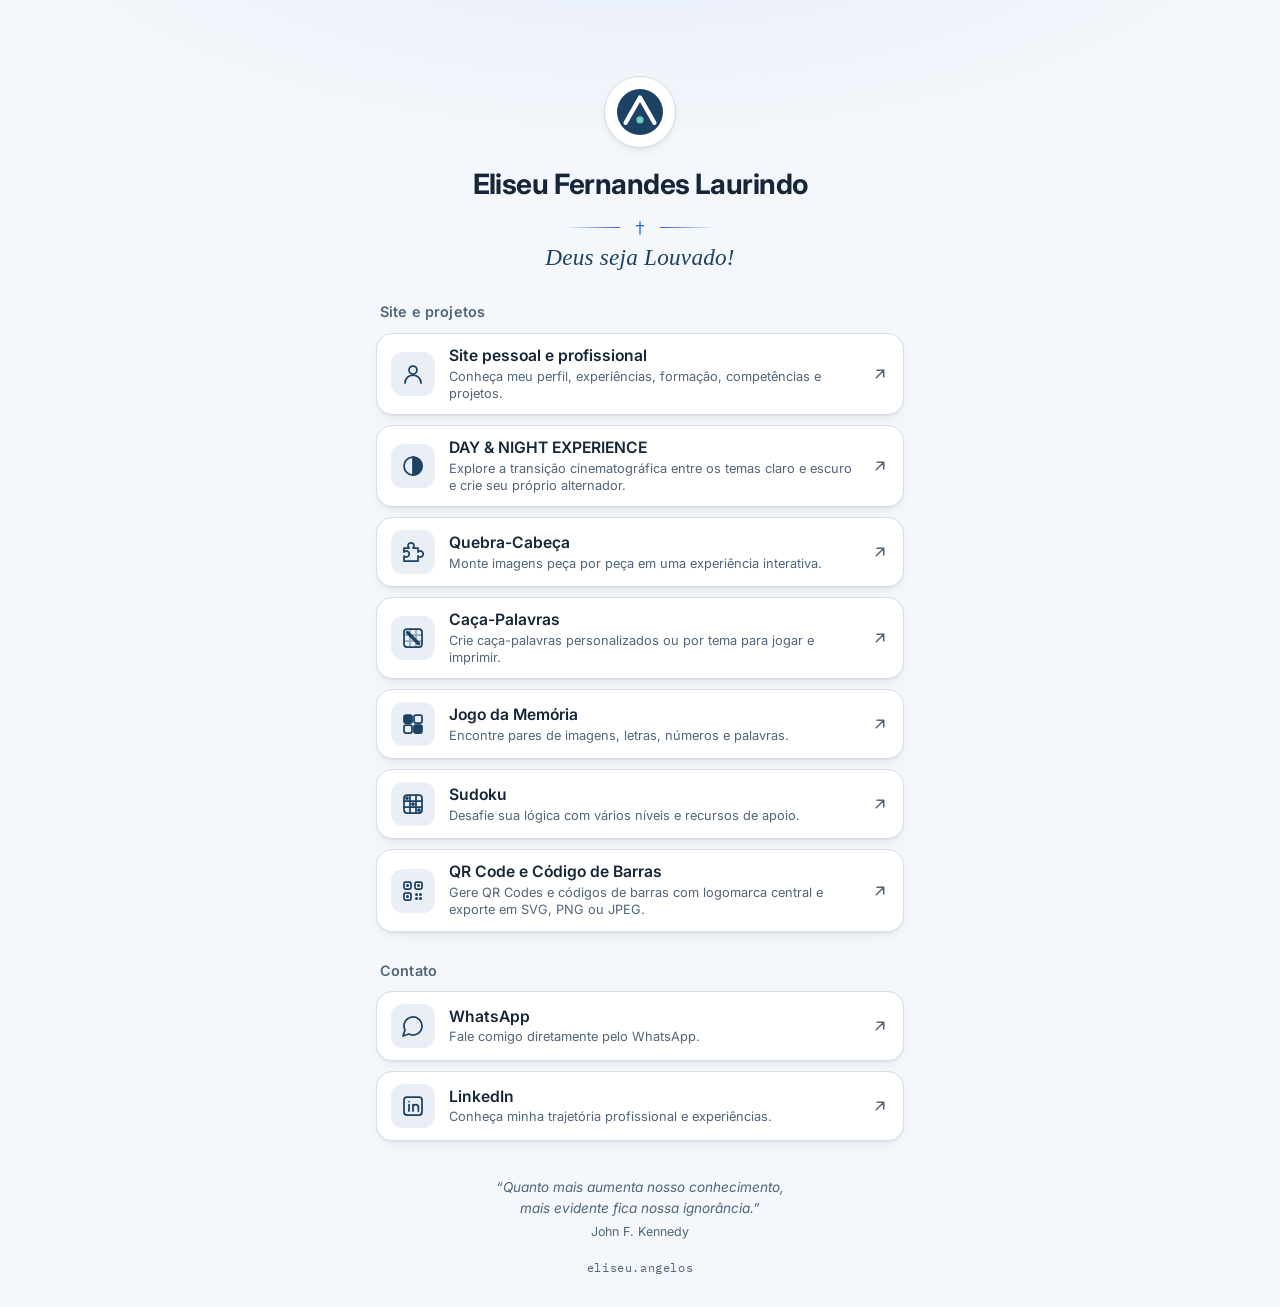
<file: links.html>
<!DOCTYPE html>
<html lang="pt-BR">
<head>
<meta charset="utf-8">
<meta name="viewport" content="width=device-width, initial-scale=1, viewport-fit=cover">
<title>Eliseu Fernandes Laurindo | Links e Projetos</title>
<meta name="description" content="Acesse os projetos digitais, ferramentas, site pessoal e canais de contato de Eliseu Fernandes Laurindo.">
<link rel="canonical" href="https://eliseuangelos.github.io/links">
<meta name="color-scheme" content="light dark">
<meta name="theme-color" content="#F4F7FB">
<meta property="og:type" content="website">
<meta property="og:locale" content="pt_BR">
<meta property="og:site_name" content="eliseu.angelos">
<meta property="og:title" content="Eliseu Fernandes Laurindo | Links e Projetos">
<meta property="og:description" content="Projetos digitais, ferramentas, site pessoal e canais de contato.">
<meta property="og:url" content="https://eliseuangelos.github.io/links">
<meta property="og:image" content="https://eliseuangelos.github.io/assets/icons/apple-touch-icon.png">
<meta property="og:image:alt" content="Símbolo da marca Eliseu Angelos">
<meta name="twitter:card" content="summary">
<meta name="twitter:title" content="Eliseu Fernandes Laurindo | Links e Projetos">
<meta name="twitter:description" content="Projetos digitais, ferramentas, site pessoal e canais de contato.">
<meta name="twitter:image" content="https://eliseuangelos.github.io/assets/icons/apple-touch-icon.png">
<link rel="icon" href="https://eliseuangelos.github.io/assets/icons/favicon.svg" type="image/svg+xml">
<link rel="apple-touch-icon" href="https://eliseuangelos.github.io/assets/icons/apple-touch-icon.png">
<script src="links/js/theme-init.js"></script>
<link rel="preconnect" href="https://fonts.googleapis.com">
<link rel="preconnect" href="https://fonts.gstatic.com" crossorigin>
<link rel="stylesheet" href="https://fonts.googleapis.com/css2?family=IBM+Plex+Mono:wght@400&family=Inter:wght@400;500;600;700&display=swap">
<link rel="stylesheet" href="https://eliseuangelos.github.io/day-night-experience/component/day-night.css">
<link rel="stylesheet" href="links/css/links.css">
</head>
<body>
<svg width="0" height="0" style="position:absolute" aria-hidden="true"><symbol id="go" viewBox="0 0 24 24"><path d="M7 17 17 7M8 7h9v9"/></symbol></svg>

<div class="wrap">
  <header class="hero">
    <img class="brand" src="https://eliseuangelos.github.io/assets/icons/brand-symbol.svg" alt="Símbolo da marca Eliseu Angelos" width="72" height="72">
    <h1>Eliseu Fernandes Laurindo</h1>
    <p class="blessing">
      <span class="orn" aria-hidden="true"><i></i><svg viewBox="0 0 24 24"><path d="M12 3v18M6.5 8.5h11"/></svg><i></i></span>
      <em>Deus seja Louvado!</em>
    </p>
  </header>

  <main>
    <section aria-labelledby="t-proj">
      <h2 id="t-proj">Site e projetos</h2>
      <ul class="list">
        <li><a class="card" href="https://eliseuangelos.github.io/" target="_blank" rel="noopener noreferrer">
          <span class="ico"><svg viewBox="0 0 24 24" aria-hidden="true"><circle cx="12" cy="8" r="4"/><path d="M4 21a8 8 0 0 1 16 0"/></svg></span>
          <span class="txt"><b>Site pessoal e profissional</b><small>Conheça meu perfil, experiências, formação, competências e projetos.</small></span>
          <svg class="go" aria-hidden="true"><use href="#go"/></svg><span class="sr">(abre em nova aba)</span></a></li>
        <li><a class="card" href="https://eliseuangelos.github.io/day-night-experience/" target="_blank" rel="noopener noreferrer">
          <span class="ico"><svg viewBox="0 0 24 24" aria-hidden="true"><circle cx="12" cy="12" r="9"/><path d="M12 3a9 9 0 0 1 0 18z" fill="currentColor"/></svg></span>
          <span class="txt"><b>DAY &amp; NIGHT EXPERIENCE</b><small>Explore a transição cinematográfica entre os temas claro e escuro e crie seu próprio alternador.</small></span>
          <svg class="go" aria-hidden="true"><use href="#go"/></svg><span class="sr">(abre em nova aba)</span></a></li>
        <li><a class="card" href="https://eliseuangelos.github.io/quebra-cabeca/" target="_blank" rel="noopener noreferrer">
          <span class="ico"><svg viewBox="0 0 24 24" aria-hidden="true"><path d="M3 8h5a3 3 0 1 1 4 0h5v4a3 3 0 1 1 0 4v5H3v-5a3 3 0 1 0 0-4z"/></svg></span>
          <span class="txt"><b>Quebra-Cabeça</b><small>Monte imagens peça por peça em uma experiência interativa.</small></span>
          <svg class="go" aria-hidden="true"><use href="#go"/></svg><span class="sr">(abre em nova aba)</span></a></li>
        <li><a class="card" href="https://eliseuangelos.github.io/caca-palavras/" target="_blank" rel="noopener noreferrer">
          <span class="ico"><svg viewBox="0 0 24 24" aria-hidden="true"><rect x="3" y="3" width="18" height="18" rx="3"/><path d="M9 3v18M15 3v18M3 9h18M3 15h18" opacity=".4"/><path d="M6.5 6.5l11 11" stroke-width="3.4"/></svg></span>
          <span class="txt"><b>Caça-Palavras</b><small>Crie caça-palavras personalizados ou por tema para jogar e imprimir.</small></span>
          <svg class="go" aria-hidden="true"><use href="#go"/></svg><span class="sr">(abre em nova aba)</span></a></li>
        <li><a class="card" href="https://eliseuangelos.github.io/jogo-da-memoria/" target="_blank" rel="noopener noreferrer">
          <span class="ico"><svg viewBox="0 0 24 24" aria-hidden="true"><rect x="3" y="3" width="8" height="8" rx="2" fill="currentColor"/><rect x="13" y="3" width="8" height="8" rx="2"/><rect x="3" y="13" width="8" height="8" rx="2"/><rect x="13" y="13" width="8" height="8" rx="2" fill="currentColor"/></svg></span>
          <span class="txt"><b>Jogo da Memória</b><small>Encontre pares de imagens, letras, números e palavras.</small></span>
          <svg class="go" aria-hidden="true"><use href="#go"/></svg><span class="sr">(abre em nova aba)</span></a></li>
        <li><a class="card" href="https://eliseuangelos.github.io/sudoku/" target="_blank" rel="noopener noreferrer">
          <span class="ico"><svg viewBox="0 0 24 24" aria-hidden="true"><rect x="3" y="3" width="18" height="18" rx="3"/><path d="M9 3v18M15 3v18M3 9h18M3 15h18"/><circle cx="6" cy="6" r="1" fill="currentColor"/><circle cx="12" cy="12" r="1" fill="currentColor"/><circle cx="18" cy="18" r="1" fill="currentColor"/></svg></span>
          <span class="txt"><b>Sudoku</b><small>Desafie sua lógica com vários níveis e recursos de apoio.</small></span>
          <svg class="go" aria-hidden="true"><use href="#go"/></svg><span class="sr">(abre em nova aba)</span></a></li>
        <li><a class="card" href="https://eliseuangelos.github.io/qr-barcode/" target="_blank" rel="noopener noreferrer">
          <span class="ico"><svg viewBox="0 0 24 24" aria-hidden="true"><rect x="3" y="3" width="7" height="7" rx="1.5"/><rect x="14" y="3" width="7" height="7" rx="1.5"/><rect x="3" y="14" width="7" height="7" rx="1.5"/><path d="M6.5 6.5h.01M17.5 6.5h.01M6.5 17.5h.01M15.5 15.5h.01M19.5 15.5h.01M15.5 19.5h.01M19.5 19.5h.01" stroke-width="3"/></svg></span>
          <span class="txt"><b>QR Code e Código de Barras</b><small>Gere QR Codes e códigos de barras com logomarca central e exporte em SVG, PNG ou JPEG.</small></span>
          <svg class="go" aria-hidden="true"><use href="#go"/></svg><span class="sr">(abre em nova aba)</span></a></li>
      </ul>
    </section>

    <section aria-labelledby="t-cont">
      <h2 id="t-cont">Contato</h2>
      <ul class="list">
        <li><a class="card" href="https://wa.me/5547984951813?text=Ol%C3%A1%2C%20Eliseu%21%20Aqui%20%C3%A9%20" target="_blank" rel="noopener noreferrer">
          <span class="ico"><svg viewBox="0 0 24 24" aria-hidden="true"><path d="M7.9 20A9 9 0 1 0 4 16.1L2 22z"/></svg></span>
          <span class="txt"><b>WhatsApp</b><small>Fale comigo diretamente pelo WhatsApp.</small></span>
          <svg class="go" aria-hidden="true"><use href="#go"/></svg><span class="sr">(abre em nova aba)</span></a></li>
        <li><a class="card" href="https://linkedin.com/in/eliseu-fernandes-laurindo" target="_blank" rel="noopener noreferrer">
          <span class="ico"><svg viewBox="0 0 24 24" aria-hidden="true"><rect x="3" y="3" width="18" height="18" rx="3"/><path d="M8 10.5V17M8 7.5h.01M12 17v-6.5M12 13.2a2.7 2.7 0 0 1 5.4 0V17"/></svg></span>
          <span class="txt"><b>LinkedIn</b><small>Conheça minha trajetória profissional e experiências.</small></span>
          <svg class="go" aria-hidden="true"><use href="#go"/></svg><span class="sr">(abre em nova aba)</span></a></li>
      </ul>
    </section>
  </main>

  <footer>
    <figure class="quote">
      <blockquote><p>“Quanto mais aumenta nosso conhecimento, mais evidente fica nossa ignorância.”</p></blockquote>
      <figcaption>John F. Kennedy</figcaption>
    </figure>
    <p class="sig">eliseu.angelos</p>
  </footer>
</div>

<script src="https://eliseuangelos.github.io/day-night-experience/component/day-night.js" defer></script>
<script src="links/js/links.js" defer></script>
</body>
</html>
</file>
<file: links/css/links.css>
/* Executive Digital · página de links · temas via data-theme (controlado pelo DAY & NIGHT) */
:root,
:root[data-theme="light"] {
  --bg: #F4F7FB; --surface: #FFFFFF; --surface-2: #E9EFF5;
  --text: #162638; --text-2: #526579; --border: #D5DEE8;
  --primary: #1D4263; --accent: #2563EB; --on-accent: #FFFFFF;
  --glow: rgba(37, 99, 235, .09);
  --shadow: 0 1px 2px rgba(22, 38, 56, .06), 0 6px 16px -8px rgba(22, 38, 56, .14);
  --shadow-h: 0 2px 4px rgba(22, 38, 56, .08), 0 12px 24px -10px rgba(37, 99, 235, .3);
  --dn-focus: #2563EB;
}
:root[data-theme="dark"] {
  --bg: #111C28; --surface: #1B2A3A; --surface-2: #24364A;
  --text: #EDF3F8; --text-2: #B7C5D3; --border: #3A4D60;
  --primary: #91B7D8; --accent: #83B4FF; --on-accent: #111C28;
  --glow: rgba(131, 180, 255, .1);
  --shadow: 0 1px 2px rgba(0, 0, 0, .3), 0 8px 18px -10px rgba(0, 0, 0, .5);
  --shadow-h: 0 2px 4px rgba(0, 0, 0, .35), 0 14px 26px -10px rgba(131, 180, 255, .3);
  --dn-focus: #83B4FF;
}

* { box-sizing: border-box; }
html { -webkit-text-size-adjust: 100%; }
body {
  margin: 0; min-height: 100vh; min-height: 100svh;
  font: 400 16px/1.5 Inter, system-ui, -apple-system, "Segoe UI", Roboto, sans-serif;
  color: var(--text);
  background: radial-gradient(60rem 26rem at 50% -9rem, var(--glow), transparent 70%) var(--bg);
  -webkit-font-smoothing: antialiased;
  overflow-x: hidden;
}
.wrap {
  max-width: 560px; margin: 0 auto;
  padding: max(76px, calc(env(safe-area-inset-top) + 68px)) max(16px, env(safe-area-inset-right))
           max(32px, calc(env(safe-area-inset-bottom) + 24px)) max(16px, env(safe-area-inset-left));
}

/* Cabeçalho */
.hero { text-align: center; margin-bottom: 30px; }
.brand {
  width: 72px; height: 72px; padding: 12px; border-radius: 50%;
  background: var(--surface); border: 1px solid var(--border); box-shadow: var(--shadow);
}
h1 {
  margin: 14px 0 0; font-weight: 700; letter-spacing: -.02em; line-height: 1.2;
  font-size: clamp(1.35rem, 6vw, 1.75rem); text-wrap: balance; color: var(--text);
}
.blessing { margin: 18px 0 0; display: grid; justify-items: center; gap: 8px; animation: fade 1.1s ease .15s backwards; }
.orn { display: flex; align-items: center; gap: 12px; color: var(--accent); }
.orn i { width: 56px; height: 1px; background: linear-gradient(90deg, transparent, currentColor); }
.orn i:last-child { transform: scaleX(-1); }
.orn svg { width: 16px; height: 16px; fill: none; stroke: currentColor; stroke-width: 2; stroke-linecap: round; }
.blessing em {
  font: italic 500 1.45rem/1.2 "Iowan Old Style", "Palatino Linotype", Palatino, Georgia, serif;
  letter-spacing: .01em; color: var(--primary);
}

/* Seções e cartões */
section + section { margin-top: 28px; }
h2 { margin: 0 4px 10px; font-size: .9rem; font-weight: 600; letter-spacing: .01em; color: var(--text-2); }
.list { display: grid; gap: 10px; margin: 0; padding: 0; list-style: none; }
.card {
  display: flex; align-items: center; gap: 14px; min-height: 68px; padding: 12px 14px;
  border: 1px solid var(--border); border-radius: 16px; background: var(--surface); box-shadow: var(--shadow);
  color: inherit; text-decoration: none; -webkit-tap-highlight-color: transparent;
  transition: transform .2s ease, box-shadow .2s ease, border-color .2s ease;
}
.card:active { transform: scale(.985); }
.card:focus-visible { outline: 3px solid var(--accent); outline-offset: 3px; }
.ico {
  flex: none; display: grid; place-items: center; width: 44px; height: 44px; border-radius: 12px;
  background: var(--surface-2); color: var(--primary); transition: background .2s, color .2s;
}
.ico svg { width: 24px; height: 24px; fill: none; stroke: currentColor; stroke-width: 1.75; stroke-linecap: round; stroke-linejoin: round; }
.txt { min-width: 0; display: grid; gap: 2px; }
.txt b { font-weight: 600; font-size: .98rem; line-height: 1.25; }
.txt small { font-size: .8rem; line-height: 1.35; color: var(--text-2); }
.go {
  flex: none; width: 18px; height: 18px; margin-left: auto; fill: none; stroke: var(--text-2);
  stroke-width: 2; stroke-linecap: round; stroke-linejoin: round; transition: transform .2s, stroke .2s;
}
@media (hover: hover) {
  .card:hover { transform: translateY(-2px); border-color: var(--accent); box-shadow: var(--shadow-h); }
  .card:hover .ico { background: var(--accent); color: var(--on-accent); }
  .card:hover .go { stroke: var(--accent); transform: translate(2px, -2px); }
}
.sr { position: absolute; width: 1px; height: 1px; overflow: hidden; clip: rect(0 0 0 0); white-space: nowrap; }

/* Rodapé */
footer { margin-top: 36px; text-align: center; color: var(--text-2); }
.quote { margin: 0; }
blockquote { margin: 0; font-size: .85rem; line-height: 1.55; font-style: italic; text-wrap: balance; }
blockquote p { margin: 0; }
figcaption { margin-top: 4px; font-size: .78rem; }
.sig { margin: 18px 0 0; font: 400 .75rem "IBM Plex Mono", ui-monospace, SFMono-Regular, Menlo, monospace; letter-spacing: .05em; }

/* Entrada: um único momento, só opacidade */
@keyframes fade { from { opacity: 0; } }
main, .brand, h1 { animation: fade .7s ease backwards; }

@media (prefers-reduced-motion: reduce) {
  main, .brand, h1, .blessing { animation: none; }
  .card, .ico, .go { transition: none; }
}
</file>
